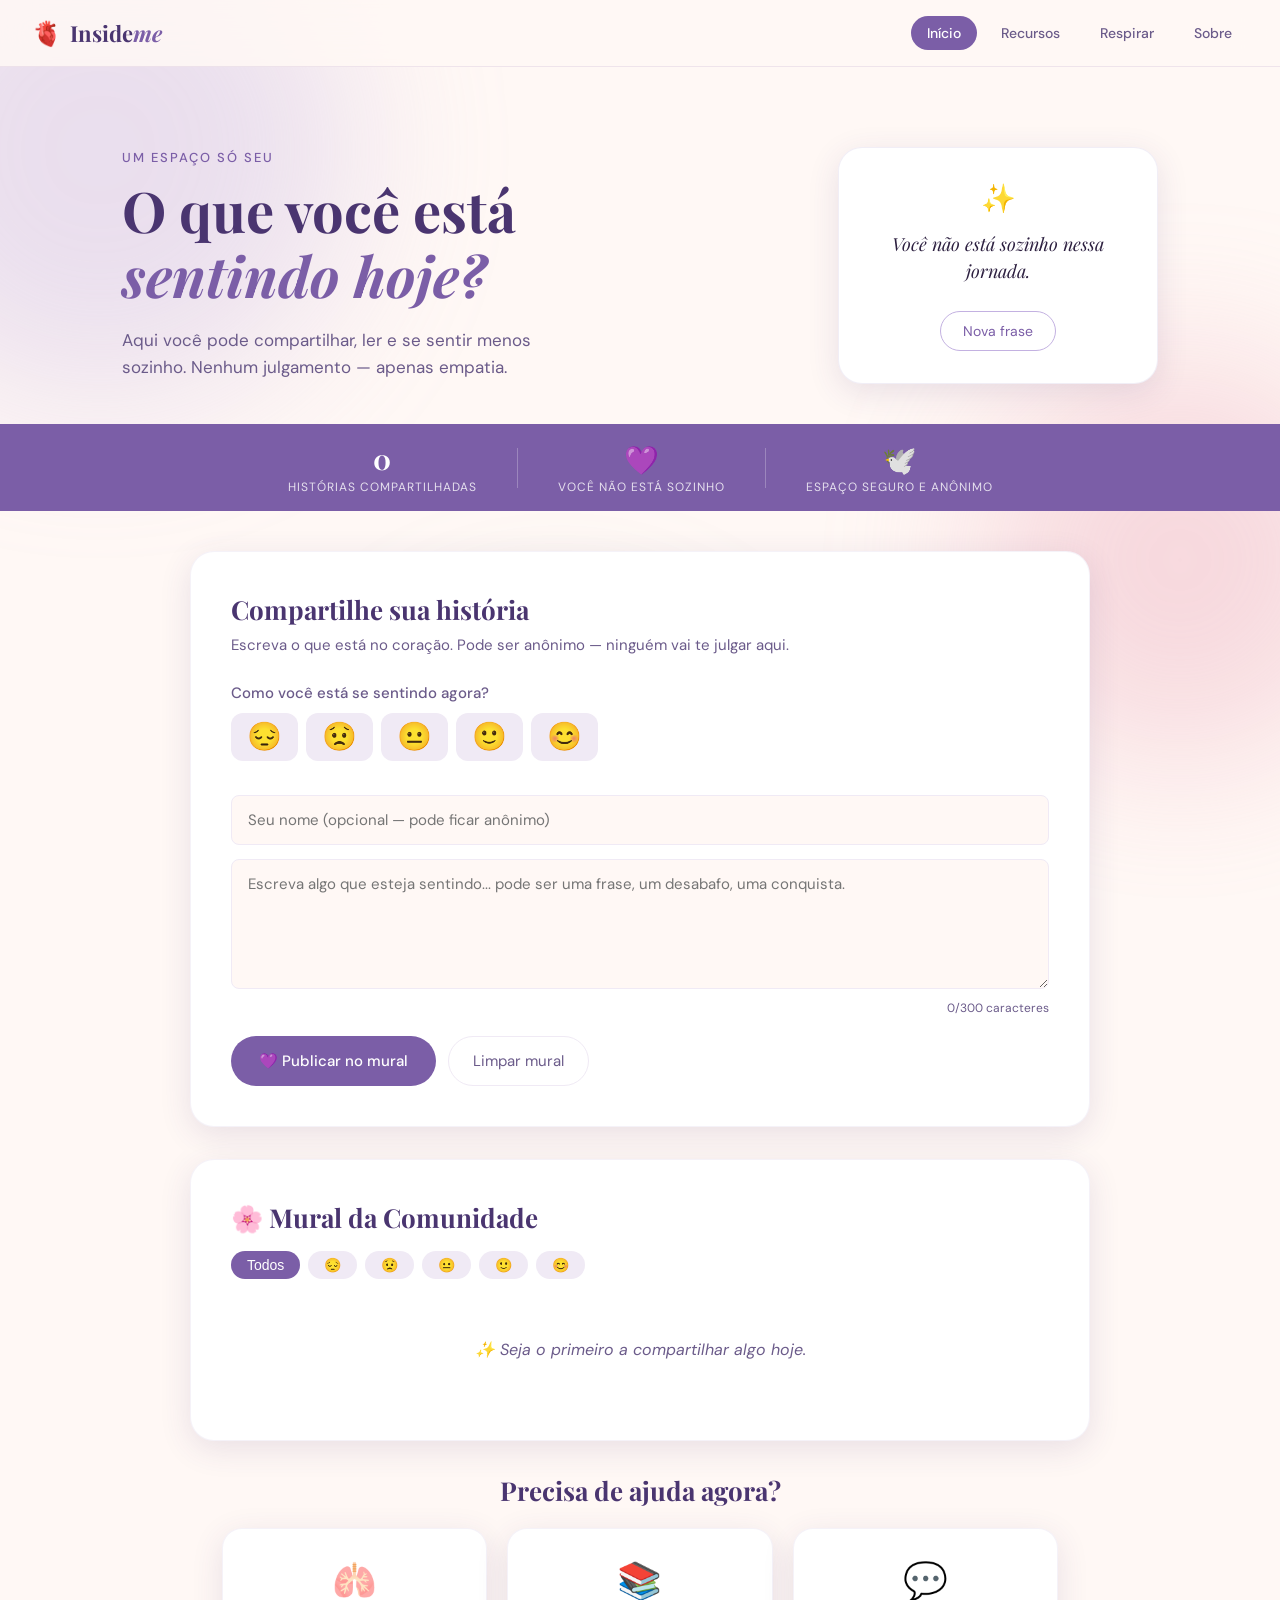
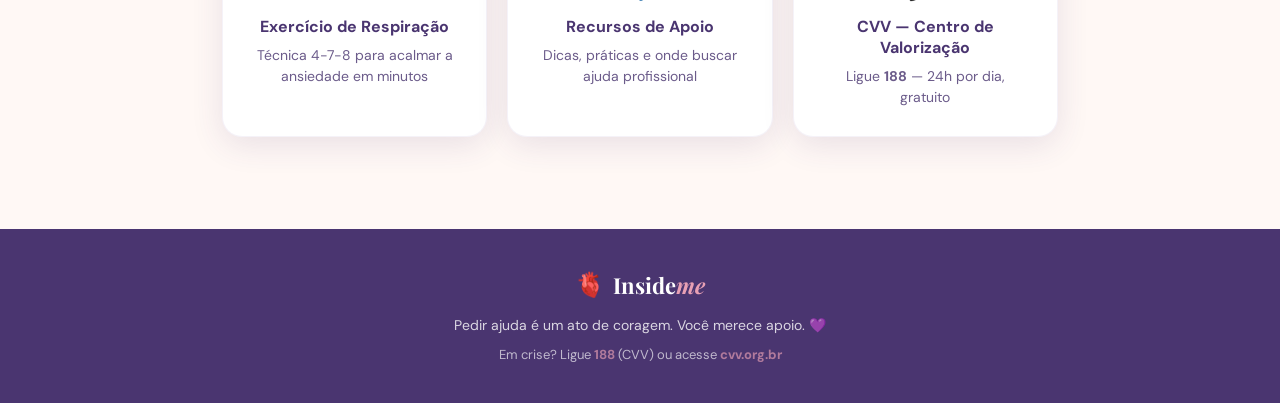
<file: index.html>
<!DOCTYPE html>
<html lang="pt-br">
<head>
  <meta charset="UTF-8">
  <meta name="viewport" content="width=device-width, initial-scale=1.0">
  <title>Inside-me · Espaço Seguro</title>
  <link rel="stylesheet" href="style.css">
  <link rel="preconnect" href="https://fonts.googleapis.com">
  <link href="https://fonts.googleapis.com/css2?family=Playfair+Display:ital,wght@0,400;0,700;1,400&family=DM+Sans:wght@300;400;500&display=swap" rel="stylesheet">
</head>
<body>

  <!-- Fundo animado -->
  <div class="bg-orbs">
    <div class="orb orb1"></div>
    <div class="orb orb2"></div>
    <div class="orb orb3"></div>
  </div>

  <header>
    <div class="logo">
      <span class="logo-icon">🫀</span>
      <span class="logo-text">Inside<em>me</em></span>
    </div>
    <nav>
      <a href="index.html" class="active">Início</a>
      <a href="recursos.html">Recursos</a>
      <a href="respirar.html">Respirar</a>
      <a href="sobre.html">Sobre</a>
    </nav>
    <button class="nav-toggle" onclick="toggleMenu()">☰</button>
  </header>

  <main>

    <!-- Hero -->
    <section class="hero">
      <div class="hero-text">
        <p class="hero-label">Um espaço só seu</p>
        <h1>O que você está <br><em>sentindo hoje?</em></h1>
        <p class="hero-sub">Aqui você pode compartilhar, ler e se sentir menos sozinho. Nenhum julgamento — apenas empatia.</p>
      </div>
      <div class="frase-card" id="fraseCard">
        <span class="frase-icone">✨</span>
        <p id="frase"></p>
        <button class="btn-secondary" onclick="novaFrase()">Nova frase</button>
      </div>
    </section>

    <!-- Stats bar -->
    <div class="stats-bar">
      <div class="stat-item">
        <span class="stat-num" id="contador">0</span>
        <span class="stat-label">histórias compartilhadas</span>
      </div>
      <div class="stat-divider"></div>
      <div class="stat-item">
        <span class="stat-num">💜</span>
        <span class="stat-label">você não está sozinho</span>
      </div>
      <div class="stat-divider"></div>
      <div class="stat-item">
        <span class="stat-num">🕊️</span>
        <span class="stat-label">espaço seguro e anônimo</span>
      </div>
    </div>

    <!-- Formulário -->
    <section class="container form-section">
      <div class="form-header">
        <h2>Compartilhe sua história</h2>
        <p>Escreva o que está no coração. Pode ser anônimo — ninguém vai te julgar aqui.</p>
      </div>

      <div class="humor-selector">
        <p class="humor-label">Como você está se sentindo agora?</p>
        <div class="humores">
          <button class="humor-btn" onclick="selecionarHumor(this, '😔')" title="Triste">😔</button>
          <button class="humor-btn" onclick="selecionarHumor(this, '😟')" title="Ansioso">😟</button>
          <button class="humor-btn" onclick="selecionarHumor(this, '😐')" title="Neutro">😐</button>
          <button class="humor-btn" onclick="selecionarHumor(this, '🙂')" title="Bem">🙂</button>
          <button class="humor-btn" onclick="selecionarHumor(this, '😊')" title="Ótimo">😊</button>
        </div>
      </div>

      <input id="nome" placeholder="Seu nome (opcional — pode ficar anônimo)" autocomplete="off">
      <textarea id="mensagem" placeholder="Escreva algo que esteja sentindo... pode ser uma frase, um desabafo, uma conquista." rows="5"></textarea>

      <div class="char-count"><span id="charNum">0</span>/300 caracteres</div>

      <div class="form-actions">
        <button class="btn-primary" onclick="enviarMensagem()">💜 Publicar no mural</button>
        <button class="btn-ghost" onclick="limparMural()">Limpar mural</button>
      </div>

      <div id="feedback" class="feedback hidden"></div>
    </section>

    <!-- Mural -->
    <section class="container mural-section">
      <div class="mural-header">
        <h2>🌸 Mural da Comunidade</h2>
        <div class="filtros">
          <button class="filtro-btn active" onclick="filtrarHumor(this, 'todos')">Todos</button>
          <button class="filtro-btn" onclick="filtrarHumor(this, '😔')">😔</button>
          <button class="filtro-btn" onclick="filtrarHumor(this, '😟')">😟</button>
          <button class="filtro-btn" onclick="filtrarHumor(this, '😐')">😐</button>
          <button class="filtro-btn" onclick="filtrarHumor(this, '🙂')">🙂</button>
          <button class="filtro-btn" onclick="filtrarHumor(this, '😊')">😊</button>
        </div>
      </div>
      <div class="posts" id="mural">
        <div class="empty-state">
          <p>✨ Seja o primeiro a compartilhar algo hoje.</p>
        </div>
      </div>
    </section>

    <!-- Recursos rápidos -->
    <section class="recursos-rapidos">
      <h2>Precisa de ajuda agora?</h2>
      <div class="cards-grid">
        <a href="respirar.html" class="card-recurso">
          <span>🫁</span>
          <h3>Exercício de Respiração</h3>
          <p>Técnica 4-7-8 para acalmar a ansiedade em minutos</p>
        </a>
        <a href="recursos.html" class="card-recurso">
          <span>📚</span>
          <h3>Recursos de Apoio</h3>
          <p>Dicas, práticas e onde buscar ajuda profissional</p>
        </a>
        <a href="sobre.html" class="card-recurso">
          <span>💬</span>
          <h3>CVV — Centro de Valorização</h3>
          <p>Ligue <strong>188</strong> — 24h por dia, gratuito</p>
        </a>
      </div>
    </section>

  </main>

  <footer>
    <div class="footer-inner">
      <div class="footer-brand">
        <span class="logo-icon">🫀</span>
        <span class="logo-text">Inside<em>me</em></span>
      </div>
      <p>Pedir ajuda é um ato de coragem. Você merece apoio. 💜</p>
      <p class="footer-cvv">Em crise? Ligue <strong>188</strong> (CVV) ou acesse <strong>cvv.org.br</strong></p>
    </div>
  </footer>

  <script src="script.js"></script>
</body>
</html>
</file>
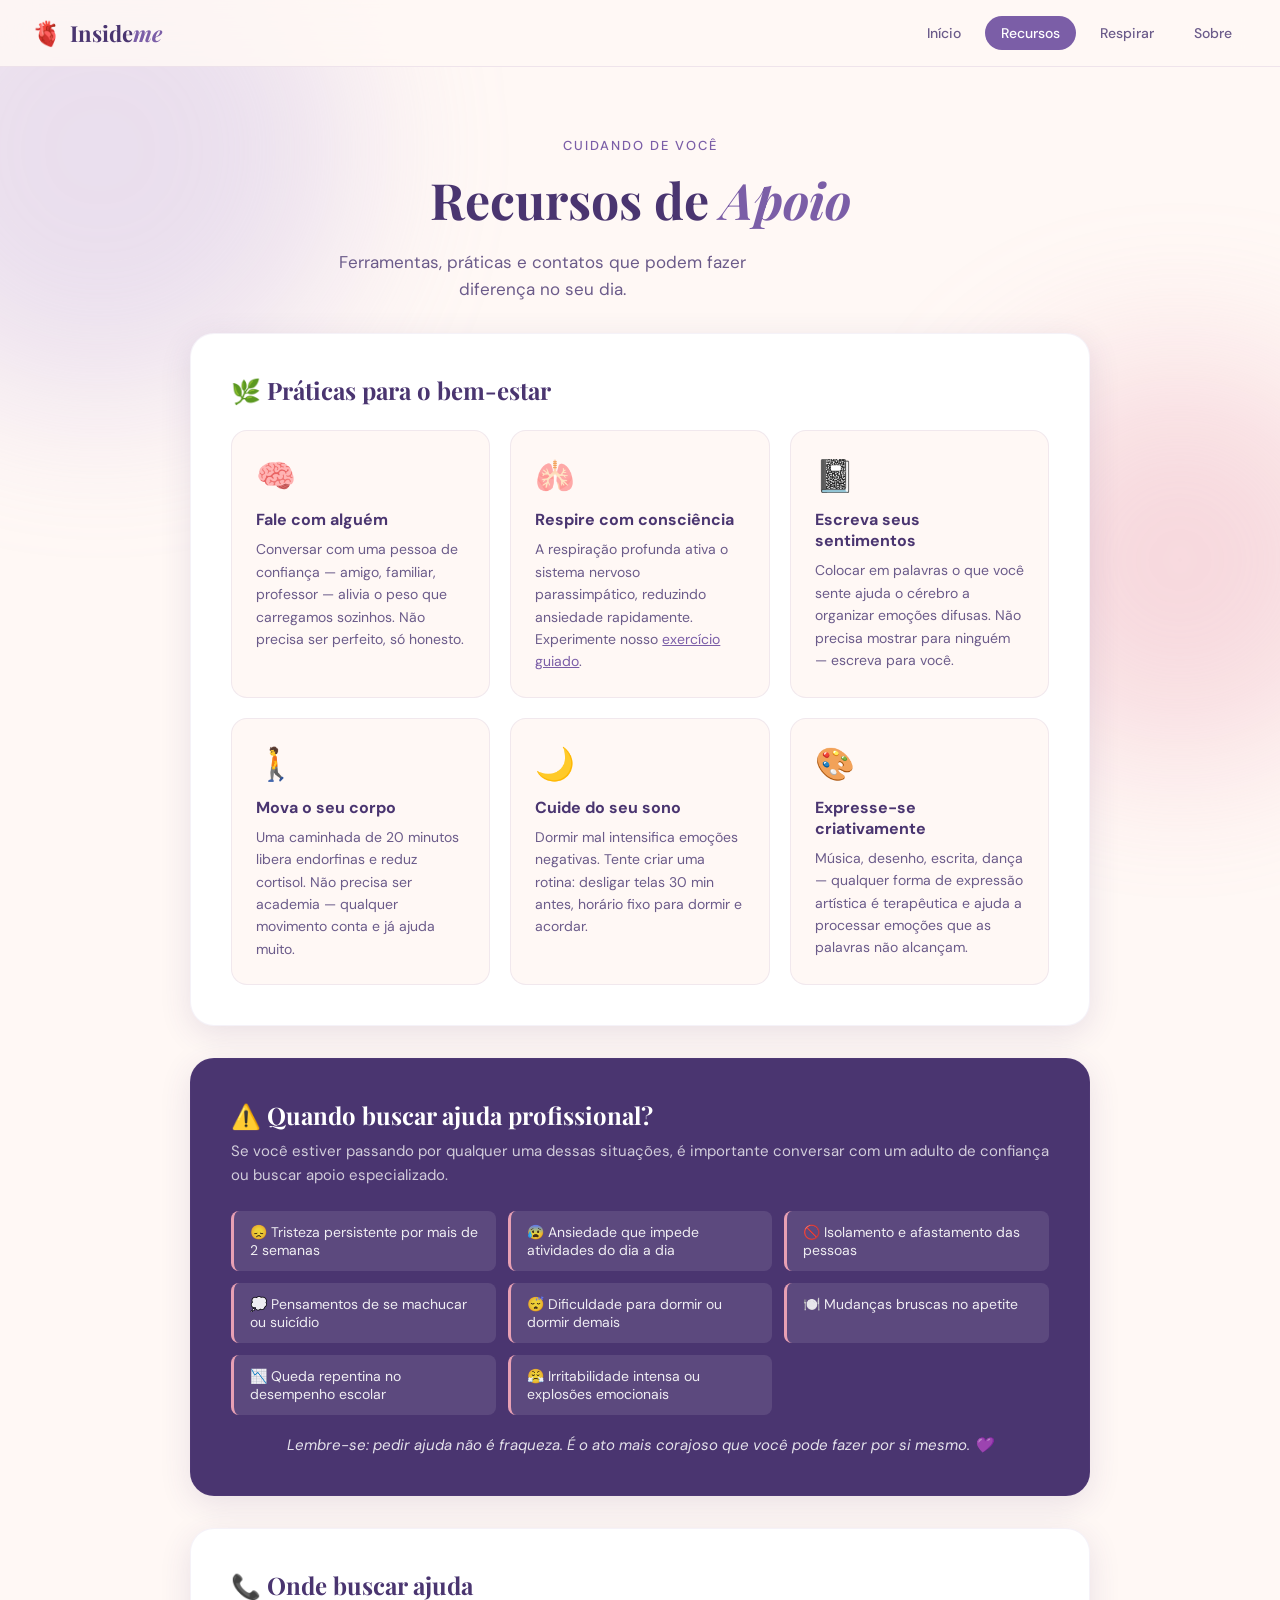
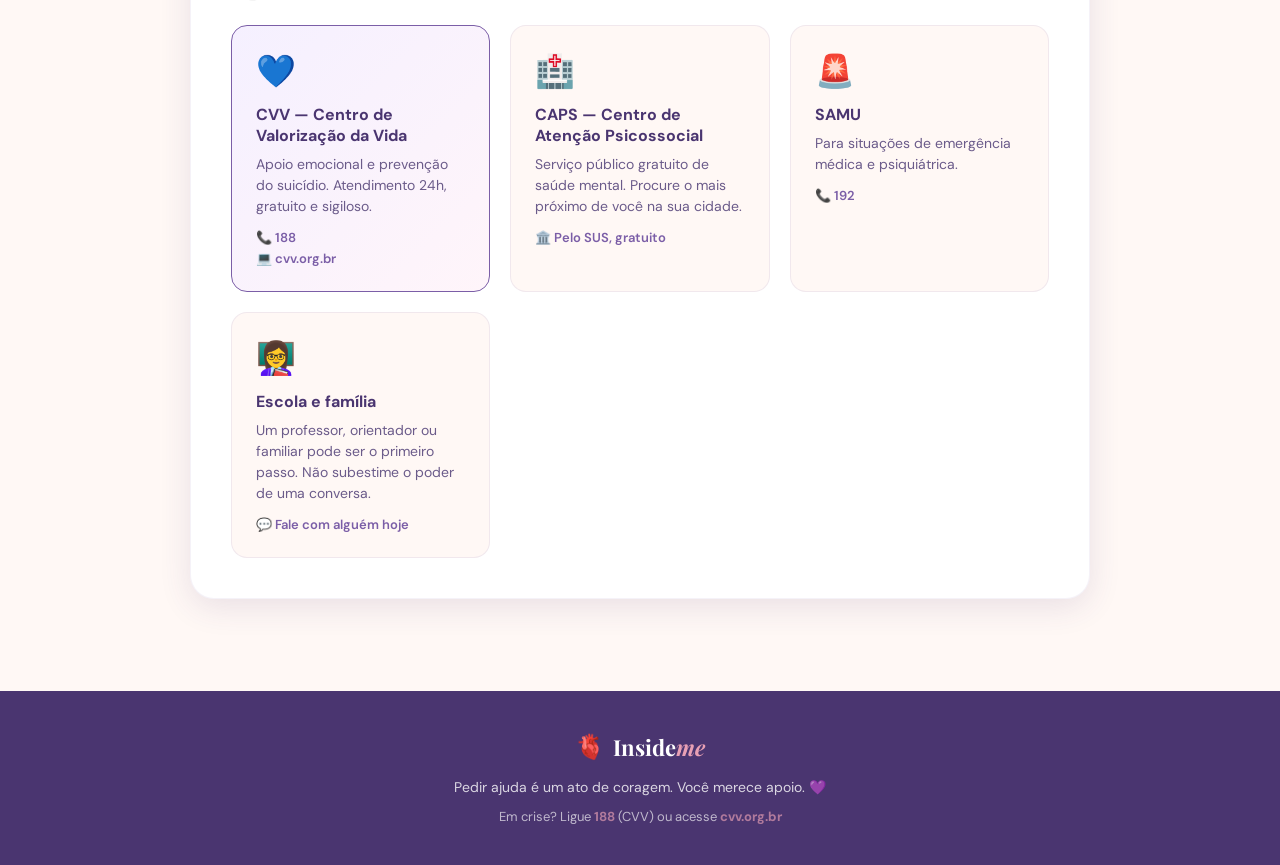
<file: recursos.html>
<!DOCTYPE html>
<html lang="pt-br">
<head>
  <meta charset="UTF-8">
  <meta name="viewport" content="width=device-width, initial-scale=1.0">
  <title>Recursos · Inside-me</title>
  <link rel="stylesheet" href="style.css">
  <link rel="preconnect" href="https://fonts.googleapis.com">
  <link href="https://fonts.googleapis.com/css2?family=Playfair+Display:ital,wght@0,400;0,700;1,400&family=DM+Sans:wght@300;400;500&display=swap" rel="stylesheet">
</head>
<body>

  <div class="bg-orbs">
    <div class="orb orb1"></div>
    <div class="orb orb2"></div>
    <div class="orb orb3"></div>
  </div>

  <header>
    <div class="logo">
      <span class="logo-icon">🫀</span>
      <span class="logo-text">Inside<em>me</em></span>
    </div>
    <nav>
      <a href="index.html">Início</a>
      <a href="recursos.html" class="active">Recursos</a>
      <a href="respirar.html">Respirar</a>
      <a href="sobre.html">Sobre</a>
    </nav>
    <button class="nav-toggle" onclick="toggleMenu()">☰</button>
  </header>

  <main>

    <section class="page-hero">
      <p class="hero-label">Cuidando de você</p>
      <h1>Recursos de <em>Apoio</em></h1>
      <p class="hero-sub">Ferramentas, práticas e contatos que podem fazer diferença no seu dia.</p>
    </section>

    <!-- Dicas práticas -->
    <section class="container">
      <h2 class="section-title">🌿 Práticas para o bem-estar</h2>
      <div class="dicas-grid">

        <div class="dica-card">
          <div class="dica-icone">🧠</div>
          <h3>Fale com alguém</h3>
          <p>Conversar com uma pessoa de confiança — amigo, familiar, professor — alivia o peso que carregamos sozinhos. Não precisa ser perfeito, só honesto.</p>
        </div>

        <div class="dica-card">
          <div class="dica-icone">🫁</div>
          <h3>Respire com consciência</h3>
          <p>A respiração profunda ativa o sistema nervoso parassimpático, reduzindo ansiedade rapidamente. Experimente nosso <a href="respirar.html">exercício guiado</a>.</p>
        </div>

        <div class="dica-card">
          <div class="dica-icone">📓</div>
          <h3>Escreva seus sentimentos</h3>
          <p>Colocar em palavras o que você sente ajuda o cérebro a organizar emoções difusas. Não precisa mostrar para ninguém — escreva para você.</p>
        </div>

        <div class="dica-card">
          <div class="dica-icone">🚶</div>
          <h3>Mova o seu corpo</h3>
          <p>Uma caminhada de 20 minutos libera endorfinas e reduz cortisol. Não precisa ser academia — qualquer movimento conta e já ajuda muito.</p>
        </div>

        <div class="dica-card">
          <div class="dica-icone">🌙</div>
          <h3>Cuide do seu sono</h3>
          <p>Dormir mal intensifica emoções negativas. Tente criar uma rotina: desligar telas 30 min antes, horário fixo para dormir e acordar.</p>
        </div>

        <div class="dica-card">
          <div class="dica-icone">🎨</div>
          <h3>Expresse-se criativamente</h3>
          <p>Música, desenho, escrita, dança — qualquer forma de expressão artística é terapêutica e ajuda a processar emoções que as palavras não alcançam.</p>
        </div>

      </div>
    </section>

    <!-- Sinais de alerta -->
    <section class="container container-dark">
      <h2 class="section-title">⚠️ Quando buscar ajuda profissional?</h2>
      <p class="section-sub">Se você estiver passando por qualquer uma dessas situações, é importante conversar com um adulto de confiança ou buscar apoio especializado.</p>
      <div class="alertas-lista">
        <div class="alerta-item">😞 Tristeza persistente por mais de 2 semanas</div>
        <div class="alerta-item">😰 Ansiedade que impede atividades do dia a dia</div>
        <div class="alerta-item">🚫 Isolamento e afastamento das pessoas</div>
        <div class="alerta-item">💭 Pensamentos de se machucar ou suicídio</div>
        <div class="alerta-item">😴 Dificuldade para dormir ou dormir demais</div>
        <div class="alerta-item">🍽️ Mudanças bruscas no apetite</div>
        <div class="alerta-item">📉 Queda repentina no desempenho escolar</div>
        <div class="alerta-item">😤 Irritabilidade intensa ou explosões emocionais</div>
      </div>
      <p class="alerta-lembrete">Lembre-se: pedir ajuda não é fraqueza. É o ato mais corajoso que você pode fazer por si mesmo. 💜</p>
    </section>

    <!-- Contatos de ajuda -->
    <section class="container">
      <h2 class="section-title">📞 Onde buscar ajuda</h2>
      <div class="contatos-grid">

        <div class="contato-card destaque">
          <div class="contato-icone">💙</div>
          <h3>CVV — Centro de Valorização da Vida</h3>
          <p>Apoio emocional e prevenção do suicídio. Atendimento 24h, gratuito e sigiloso.</p>
          <div class="contato-info">
            <span>📞 188</span>
            <span>💻 cvv.org.br</span>
          </div>
        </div>

        <div class="contato-card">
          <div class="contato-icone">🏥</div>
          <h3>CAPS — Centro de Atenção Psicossocial</h3>
          <p>Serviço público gratuito de saúde mental. Procure o mais próximo de você na sua cidade.</p>
          <div class="contato-info">
            <span>🏛️ Pelo SUS, gratuito</span>
          </div>
        </div>

        <div class="contato-card">
          <div class="contato-icone">🚨</div>
          <h3>SAMU</h3>
          <p>Para situações de emergência médica e psiquiátrica.</p>
          <div class="contato-info">
            <span>📞 192</span>
          </div>
        </div>

        <div class="contato-card">
          <div class="contato-icone">👩‍🏫</div>
          <h3>Escola e família</h3>
          <p>Um professor, orientador ou familiar pode ser o primeiro passo. Não subestime o poder de uma conversa.</p>
          <div class="contato-info">
            <span>💬 Fale com alguém hoje</span>
          </div>
        </div>

      </div>
    </section>

  </main>

  <footer>
    <div class="footer-inner">
      <div class="footer-brand">
        <span class="logo-icon">🫀</span>
        <span class="logo-text">Inside<em>me</em></span>
      </div>
      <p>Pedir ajuda é um ato de coragem. Você merece apoio. 💜</p>
      <p class="footer-cvv">Em crise? Ligue <strong>188</strong> (CVV) ou acesse <strong>cvv.org.br</strong></p>
    </div>
  </footer>

  <script src="script.js"></script>
</body>
</html>
</file>
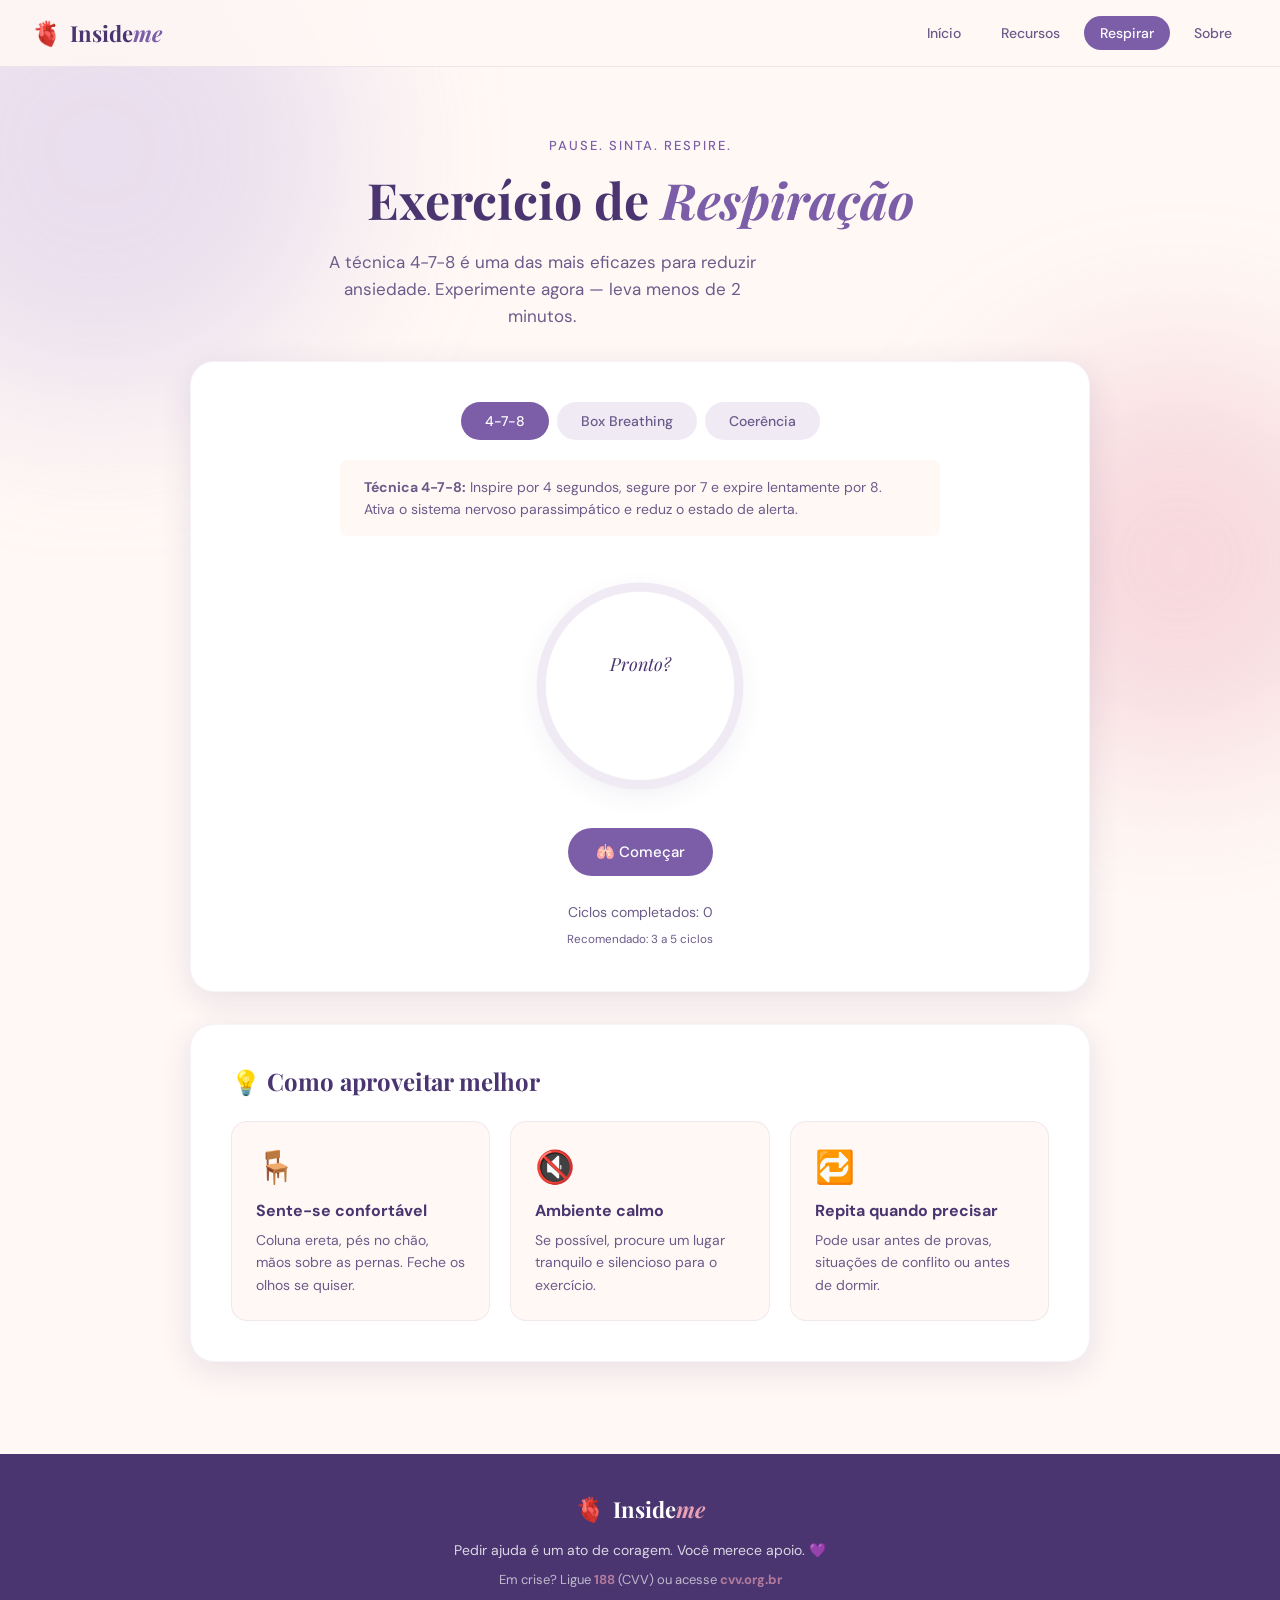
<file: respirar.html>
<!DOCTYPE html>
<html lang="pt-br">
<head>
  <meta charset="UTF-8">
  <meta name="viewport" content="width=device-width, initial-scale=1.0">
  <title>Respirar · Inside-me</title>
  <link rel="stylesheet" href="style.css">
  <link rel="preconnect" href="https://fonts.googleapis.com">
  <link href="https://fonts.googleapis.com/css2?family=Playfair+Display:ital,wght@0,400;0,700;1,400&family=DM+Sans:wght@300;400;500&display=swap" rel="stylesheet">
</head>
<body class="respirar-page">

  <div class="bg-orbs respirar-orbs">
    <div class="orb orb1"></div>
    <div class="orb orb2"></div>
    <div class="orb orb3"></div>
  </div>

  <header>
    <div class="logo">
      <span class="logo-icon">🫀</span>
      <span class="logo-text">Inside<em>me</em></span>
    </div>
    <nav>
      <a href="index.html">Início</a>
      <a href="recursos.html">Recursos</a>
      <a href="respirar.html" class="active">Respirar</a>
      <a href="sobre.html">Sobre</a>
    </nav>
    <button class="nav-toggle" onclick="toggleMenu()">☰</button>
  </header>

  <main>

    <section class="page-hero">
      <p class="hero-label">Pause. Sinta. Respire.</p>
      <h1>Exercício de <em>Respiração</em></h1>
      <p class="hero-sub">A técnica 4-7-8 é uma das mais eficazes para reduzir ansiedade. Experimente agora — leva menos de 2 minutos.</p>
    </section>

    <section class="container respirar-container">

      <div class="tecnicas-selector">
        <button class="tecnica-btn active" onclick="selecionarTecnica(this, '478')">4-7-8</button>
        <button class="tecnica-btn" onclick="selecionarTecnica(this, 'box')">Box Breathing</button>
        <button class="tecnica-btn" onclick="selecionarTecnica(this, '365')">Coerência</button>
      </div>

      <div class="tecnica-descricao" id="tecnicaDesc">
        <strong>Técnica 4-7-8:</strong> Inspire por 4 segundos, segure por 7 e expire lentamente por 8. Ativa o sistema nervoso parassimpático e reduz o estado de alerta.
      </div>

      <!-- Círculo de respiração -->
      <div class="respirar-centro">
        <div class="circulo-container">
          <div class="circulo-externo">
            <div class="circulo-interno" id="circulo">
              <span id="respirarTexto">Pronto?</span>
              <span id="respirarCont" class="respirar-count"></span>
            </div>
          </div>
          <svg class="progresso-svg" viewBox="0 0 200 200">
            <circle class="progresso-track" cx="100" cy="100" r="90"/>
            <circle class="progresso-bar" id="progressoBar" cx="100" cy="100" r="90"
              stroke-dasharray="565" stroke-dashoffset="565"/>
          </svg>
        </div>
      </div>

      <div class="respirar-controles">
        <button class="btn-primary" id="btnIniciar" onclick="iniciarRespiracao()">🫁 Começar</button>
        <button class="btn-ghost hidden" id="btnParar" onclick="pararRespiracao()">Pausar</button>
      </div>

      <div class="ciclos-info">
        Ciclos completados: <span id="ciclosNum">0</span>
        <br><small>Recomendado: 3 a 5 ciclos</small>
      </div>

    </section>

    <!-- Dicas -->
    <section class="container">
      <h2 class="section-title">💡 Como aproveitar melhor</h2>
      <div class="dicas-grid dicas-simples">
        <div class="dica-card">
          <div class="dica-icone">🪑</div>
          <h3>Sente-se confortável</h3>
          <p>Coluna ereta, pés no chão, mãos sobre as pernas. Feche os olhos se quiser.</p>
        </div>
        <div class="dica-card">
          <div class="dica-icone">🔇</div>
          <h3>Ambiente calmo</h3>
          <p>Se possível, procure um lugar tranquilo e silencioso para o exercício.</p>
        </div>
        <div class="dica-card">
          <div class="dica-icone">🔁</div>
          <h3>Repita quando precisar</h3>
          <p>Pode usar antes de provas, situações de conflito ou antes de dormir.</p>
        </div>
      </div>
    </section>

  </main>

  <footer>
    <div class="footer-inner">
      <div class="footer-brand">
        <span class="logo-icon">🫀</span>
        <span class="logo-text">Inside<em>me</em></span>
      </div>
      <p>Pedir ajuda é um ato de coragem. Você merece apoio. 💜</p>
      <p class="footer-cvv">Em crise? Ligue <strong>188</strong> (CVV) ou acesse <strong>cvv.org.br</strong></p>
    </div>
  </footer>

  <script src="script.js"></script>
</body>
</html>
</file>
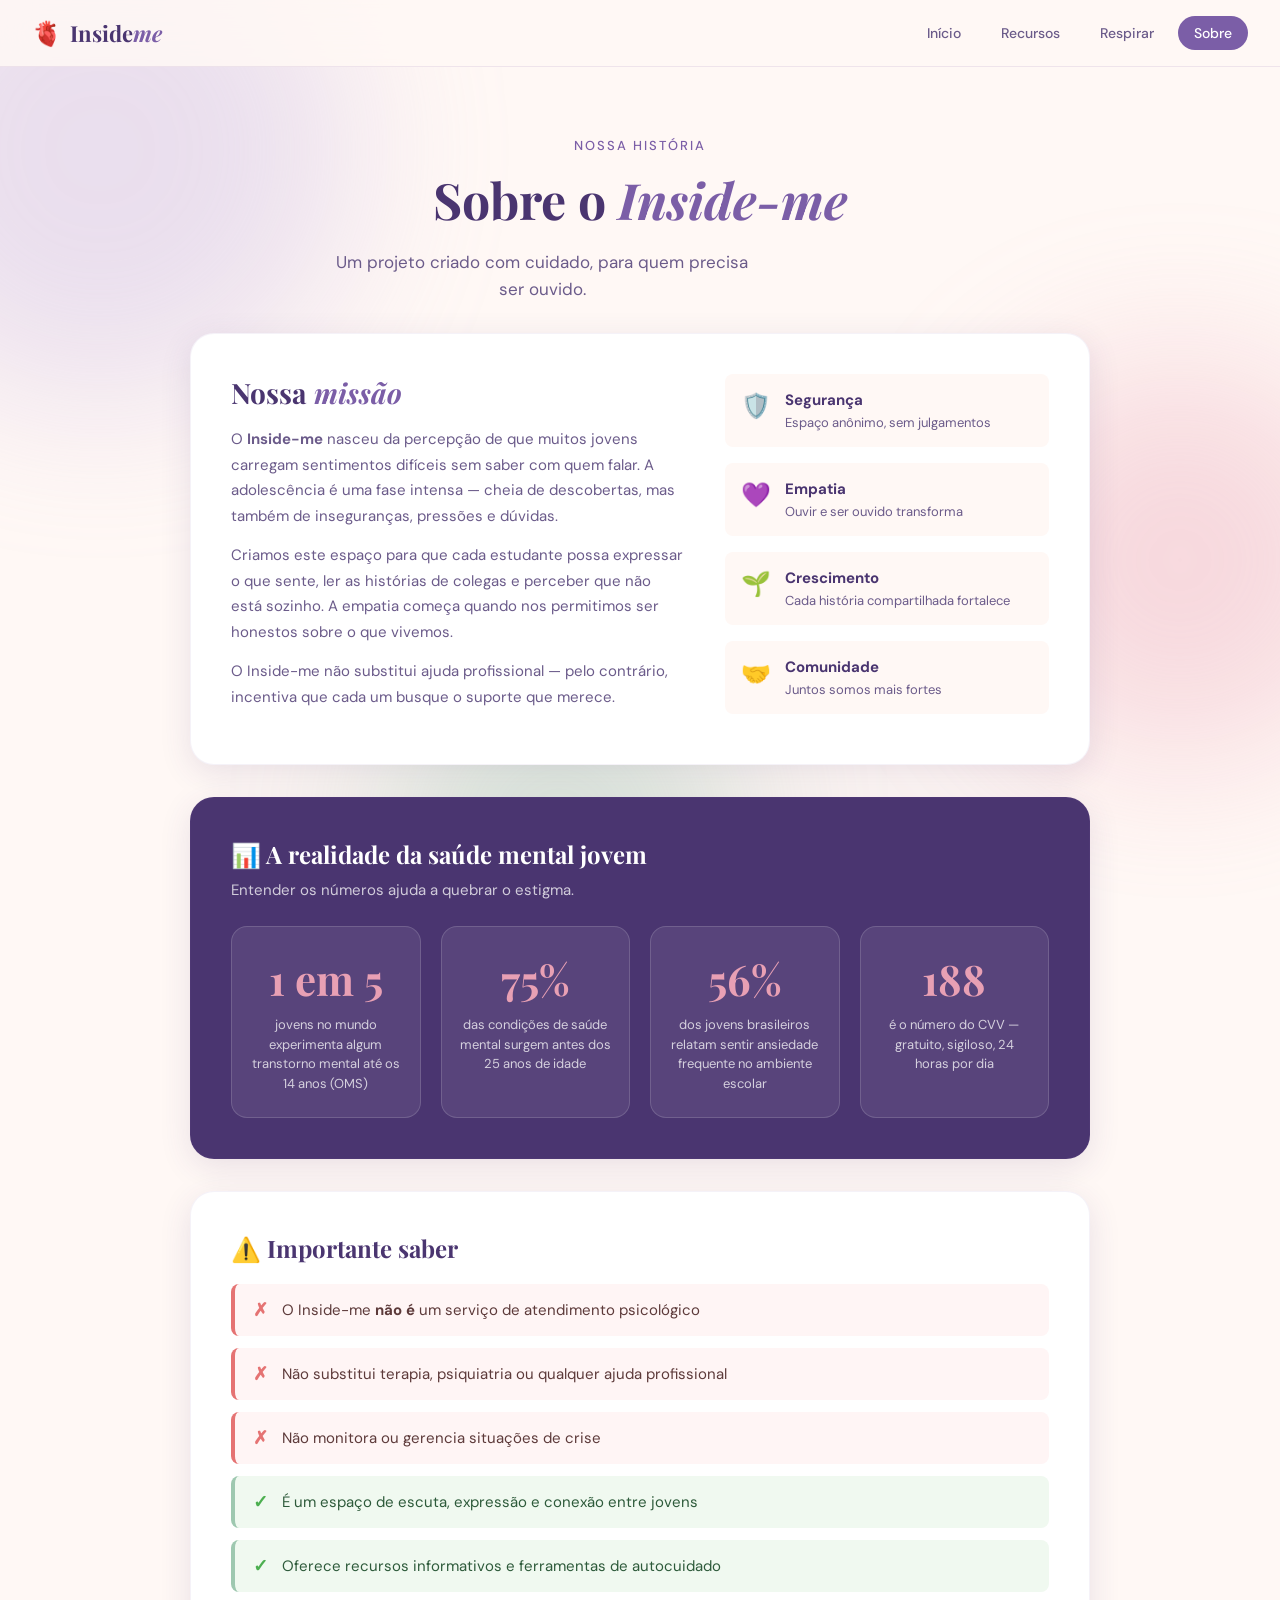
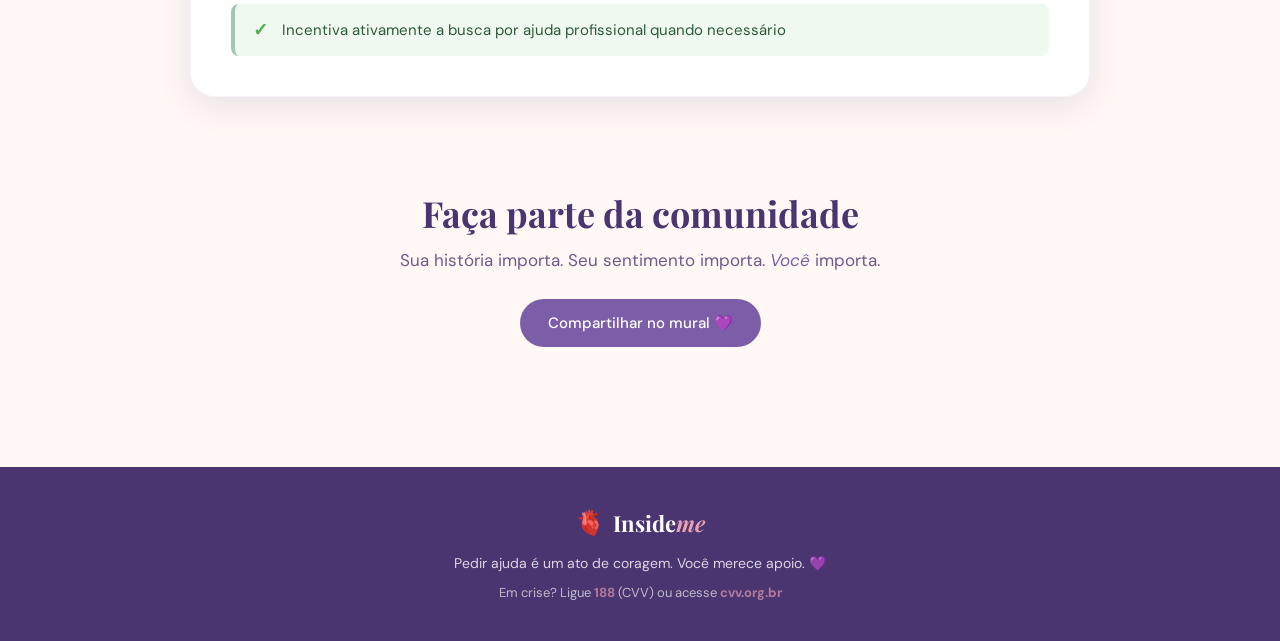
<file: sobre.html>
<!DOCTYPE html>
<html lang="pt-br">
<head>
  <meta charset="UTF-8">
  <meta name="viewport" content="width=device-width, initial-scale=1.0">
  <title>Sobre · Inside-me</title>
  <link rel="stylesheet" href="style.css">
  <link rel="preconnect" href="https://fonts.googleapis.com">
  <link href="https://fonts.googleapis.com/css2?family=Playfair+Display:ital,wght@0,400;0,700;1,400&family=DM+Sans:wght@300;400;500&display=swap" rel="stylesheet">
</head>
<body>

  <div class="bg-orbs">
    <div class="orb orb1"></div>
    <div class="orb orb2"></div>
    <div class="orb orb3"></div>
  </div>

  <header>
    <div class="logo">
      <span class="logo-icon">🫀</span>
      <span class="logo-text">Inside<em>me</em></span>
    </div>
    <nav>
      <a href="index.html">Início</a>
      <a href="recursos.html">Recursos</a>
      <a href="respirar.html">Respirar</a>
      <a href="sobre.html" class="active">Sobre</a>
    </nav>
    <button class="nav-toggle" onclick="toggleMenu()">☰</button>
  </header>

  <main>

    <section class="page-hero">
      <p class="hero-label">Nossa história</p>
      <h1>Sobre o <em>Inside-me</em></h1>
      <p class="hero-sub">Um projeto criado com cuidado, para quem precisa ser ouvido.</p>
    </section>

    <!-- Missão -->
    <section class="container sobre-missao">
      <div class="missao-texto">
        <h2>Nossa <em>missão</em></h2>
        <p>O <strong>Inside-me</strong> nasceu da percepção de que muitos jovens carregam sentimentos difíceis sem saber com quem falar. A adolescência é uma fase intensa — cheia de descobertas, mas também de inseguranças, pressões e dúvidas.</p>
        <p>Criamos este espaço para que cada estudante possa expressar o que sente, ler as histórias de colegas e perceber que não está sozinho. A empatia começa quando nos permitimos ser honestos sobre o que vivemos.</p>
        <p>O Inside-me não substitui ajuda profissional — pelo contrário, incentiva que cada um busque o suporte que merece.</p>
      </div>
      <div class="missao-valores">
        <div class="valor-item">
          <span>🛡️</span>
          <div>
            <h4>Segurança</h4>
            <p>Espaço anônimo, sem julgamentos</p>
          </div>
        </div>
        <div class="valor-item">
          <span>💜</span>
          <div>
            <h4>Empatia</h4>
            <p>Ouvir e ser ouvido transforma</p>
          </div>
        </div>
        <div class="valor-item">
          <span>🌱</span>
          <div>
            <h4>Crescimento</h4>
            <p>Cada história compartilhada fortalece</p>
          </div>
        </div>
        <div class="valor-item">
          <span>🤝</span>
          <div>
            <h4>Comunidade</h4>
            <p>Juntos somos mais fortes</p>
          </div>
        </div>
      </div>
    </section>

    <!-- Dados sobre saúde mental -->
    <section class="container container-dark">
      <h2 class="section-title">📊 A realidade da saúde mental jovem</h2>
      <p class="section-sub">Entender os números ajuda a quebrar o estigma.</p>
      <div class="dados-grid">
        <div class="dado-card">
          <div class="dado-num">1 em 5</div>
          <p>jovens no mundo experimenta algum transtorno mental até os 14 anos (OMS)</p>
        </div>
        <div class="dado-card">
          <div class="dado-num">75%</div>
          <p>das condições de saúde mental surgem antes dos 25 anos de idade</p>
        </div>
        <div class="dado-card">
          <div class="dado-num">56%</div>
          <p>dos jovens brasileiros relatam sentir ansiedade frequente no ambiente escolar</p>
        </div>
        <div class="dado-card">
          <div class="dado-num">188</div>
          <p>é o número do CVV — gratuito, sigiloso, 24 horas por dia</p>
        </div>
      </div>
    </section>

    <!-- O que este projeto não é -->
    <section class="container">
      <h2 class="section-title">⚠️ Importante saber</h2>
      <div class="importante-lista">
        <div class="importante-item nao">
          <span>✗</span>
          <p>O Inside-me <strong>não é</strong> um serviço de atendimento psicológico</p>
        </div>
        <div class="importante-item nao">
          <span>✗</span>
          <p>Não substitui terapia, psiquiatria ou qualquer ajuda profissional</p>
        </div>
        <div class="importante-item nao">
          <span>✗</span>
          <p>Não monitora ou gerencia situações de crise</p>
        </div>
        <div class="importante-item sim">
          <span>✓</span>
          <p>É um espaço de escuta, expressão e conexão entre jovens</p>
        </div>
        <div class="importante-item sim">
          <span>✓</span>
          <p>Oferece recursos informativos e ferramentas de autocuidado</p>
        </div>
        <div class="importante-item sim">
          <span>✓</span>
          <p>Incentiva ativamente a busca por ajuda profissional quando necessário</p>
        </div>
      </div>
    </section>

    <!-- CTA -->
    <section class="cta-section">
      <h2>Faça parte da comunidade</h2>
      <p>Sua história importa. Seu sentimento importa. <em>Você</em> importa.</p>
      <a href="index.html" class="btn-primary">Compartilhar no mural 💜</a>
    </section>

  </main>

  <footer>
    <div class="footer-inner">
      <div class="footer-brand">
        <span class="logo-icon">🫀</span>
        <span class="logo-text">Inside<em>me</em></span>
      </div>
      <p>Pedir ajuda é um ato de coragem. Você merece apoio. 💜</p>
      <p class="footer-cvv">Em crise? Ligue <strong>188</strong> (CVV) ou acesse <strong>cvv.org.br</strong></p>
    </div>
  </footer>

  <script src="script.js"></script>
</body>
</html>
</file>
<file: style.css>
/* =============================================
   INSIDE-ME · Espaço Seguro
   Design: Acolhedor, editorial, orgânico-moderno
   ============================================= */

@import url('https://fonts.googleapis.com/css2?family=Playfair+Display:ital,wght@0,400;0,700;1,400&family=DM+Sans:wght@300;400;500&display=swap');

/* ── Variáveis ── */
:root {
  --rosa:      #E8A0B4;
  --roxo:      #7B5EA7;
  --roxo-esc:  #4A3570;
  --lilac:     #C3B1E1;
  --creme:     #FFF8F5;
  --cinza:     #F0EAF5;
  --texto:     #2D2040;
  --texto-sub: #6B5B8A;
  --verde-suave: #9EC8B0;
  --branco:    #FFFFFF;
  --sombra:    0 8px 32px rgba(74,53,112,0.12);
  --radius:    16px;
  --radius-sm: 8px;
}

/* ── Reset ── */
*, *::before, *::after { box-sizing: border-box; margin: 0; padding: 0; }
html { scroll-behavior: smooth; }

body {
  font-family: 'DM Sans', sans-serif;
  background: var(--creme);
  color: var(--texto);
  min-height: 100vh;
  overflow-x: hidden;
}

/* ── Fundo animado ── */
.bg-orbs {
  position: fixed;
  inset: 0;
  z-index: 0;
  pointer-events: none;
  overflow: hidden;
}

.orb {
  position: absolute;
  border-radius: 50%;
  filter: blur(80px);
  opacity: 0.35;
  animation: flutuar 12s ease-in-out infinite alternate;
}

.orb1 {
  width: 500px; height: 500px;
  background: var(--lilac);
  top: -100px; left: -150px;
  animation-delay: 0s;
}

.orb2 {
  width: 400px; height: 400px;
  background: var(--rosa);
  top: 40%; right: -100px;
  animation-delay: -4s;
}

.orb3 {
  width: 350px; height: 350px;
  background: var(--verde-suave);
  bottom: -100px; left: 30%;
  animation-delay: -8s;
}

@keyframes flutuar {
  0%   { transform: translate(0, 0) scale(1); }
  100% { transform: translate(30px, 40px) scale(1.08); }
}

/* ── Header ── */
header {
  position: sticky;
  top: 0;
  z-index: 100;
  display: flex;
  align-items: center;
  justify-content: space-between;
  padding: 16px 32px;
  background: rgba(255,248,245,0.85);
  backdrop-filter: blur(16px);
  border-bottom: 1px solid rgba(123,94,167,0.12);
}

.logo {
  display: flex;
  align-items: center;
  gap: 8px;
  text-decoration: none;
}

.logo-icon { font-size: 24px; }

.logo-text {
  font-family: 'Playfair Display', serif;
  font-size: 22px;
  font-weight: 700;
  color: var(--roxo-esc);
}

.logo-text em {
  font-style: italic;
  color: var(--roxo);
}

nav {
  display: flex;
  gap: 8px;
}

nav a {
  font-size: 14px;
  font-weight: 500;
  color: var(--texto-sub);
  text-decoration: none;
  padding: 8px 16px;
  border-radius: 100px;
  transition: all .2s;
}

nav a:hover, nav a.active {
  background: var(--roxo);
  color: white;
}

.nav-toggle {
  display: none;
  background: none;
  border: 1px solid var(--lilac);
  color: var(--roxo);
  padding: 8px 12px;
  border-radius: var(--radius-sm);
  cursor: pointer;
  font-size: 18px;
}

/* ── Main layout ── */
main {
  position: relative;
  z-index: 1;
  padding-bottom: 60px;
}

/* ── Hero (index) ── */
.hero {
  display: flex;
  align-items: center;
  justify-content: space-between;
  gap: 40px;
  max-width: 1100px;
  margin: 0 auto;
  padding: 80px 32px 40px;
}

.hero-text { flex: 1; }

.hero-label {
  font-size: 13px;
  font-weight: 500;
  letter-spacing: 2px;
  text-transform: uppercase;
  color: var(--roxo);
  margin-bottom: 12px;
}

.hero-text h1 {
  font-family: 'Playfair Display', serif;
  font-size: clamp(36px, 5vw, 56px);
  line-height: 1.15;
  color: var(--roxo-esc);
  margin-bottom: 20px;
}

.hero-text h1 em {
  font-style: italic;
  color: var(--roxo);
}

.hero-sub {
  font-size: 17px;
  line-height: 1.6;
  color: var(--texto-sub);
  max-width: 440px;
}

.frase-card {
  flex: 0 0 320px;
  background: white;
  border-radius: 24px;
  padding: 32px;
  box-shadow: var(--sombra);
  text-align: center;
  border: 1px solid rgba(123,94,167,0.1);
  animation: entrar .6s ease both;
}

.frase-icone { font-size: 28px; display: block; margin-bottom: 14px; }

.frase-card p {
  font-family: 'Playfair Display', serif;
  font-size: 18px;
  font-style: italic;
  line-height: 1.5;
  color: var(--texto);
  margin-bottom: 20px;
  min-height: 60px;
}

/* ── Page hero (páginas internas) ── */
.page-hero {
  text-align: center;
  padding: 70px 32px 30px;
  max-width: 700px;
  margin: 0 auto;
}

.page-hero h1 {
  font-family: 'Playfair Display', serif;
  font-size: clamp(32px, 5vw, 50px);
  color: var(--roxo-esc);
  margin: 10px 0 16px;
}

.page-hero h1 em { font-style: italic; color: var(--roxo); }

/* ── Stats bar ── */
.stats-bar {
  display: flex;
  align-items: center;
  justify-content: center;
  gap: 0;
  background: var(--roxo);
  color: white;
  padding: 16px;
  margin: 0 0 40px;
  position: relative;
  z-index: 1;
}

.stat-item {
  display: flex;
  flex-direction: column;
  align-items: center;
  padding: 0 40px;
}

.stat-num {
  font-family: 'Playfair Display', serif;
  font-size: 28px;
  font-weight: 700;
}

.stat-label {
  font-size: 12px;
  opacity: 0.8;
  letter-spacing: 1px;
  text-transform: uppercase;
  margin-top: 2px;
}

.stat-divider {
  width: 1px;
  height: 40px;
  background: rgba(255,255,255,0.25);
}

/* ── Container cards ── */
.container {
  background: white;
  width: 90%;
  max-width: 900px;
  margin: 0 auto 32px;
  padding: 40px;
  border-radius: 24px;
  box-shadow: var(--sombra);
  border: 1px solid rgba(123,94,167,0.08);
  position: relative;
  z-index: 1;
}

.container-dark {
  background: var(--roxo-esc);
  color: white;
}

.container-dark .section-title { color: white; }
.container-dark .section-sub { color: rgba(255,255,255,0.75); }

/* ── Formulário ── */
.form-section .form-header {
  margin-bottom: 28px;
}

.form-section h2 {
  font-family: 'Playfair Display', serif;
  font-size: 26px;
  color: var(--roxo-esc);
  margin-bottom: 8px;
}

.form-section p {
  color: var(--texto-sub);
  font-size: 15px;
}

.humor-selector { margin: 20px 0; }

.humor-label {
  font-size: 14px;
  font-weight: 500;
  color: var(--texto-sub);
  margin-bottom: 10px;
}

.humores {
  display: flex;
  gap: 8px;
}

.humor-btn {
  font-size: 28px;
  background: var(--cinza);
  border: 2px solid transparent;
  border-radius: 12px;
  padding: 8px 14px;
  cursor: pointer;
  transition: all .2s;
  line-height: 1;
}

.humor-btn:hover { transform: scale(1.15); }
.humor-btn.selecionado { border-color: var(--roxo); background: var(--lilac); }

input, textarea {
  width: 100%;
  padding: 14px 16px;
  margin-top: 14px;
  border-radius: var(--radius-sm);
  border: 1.5px solid var(--cinza);
  font-family: 'DM Sans', sans-serif;
  font-size: 15px;
  color: var(--texto);
  background: var(--creme);
  transition: border-color .2s;
  resize: vertical;
}

input:focus, textarea:focus {
  outline: none;
  border-color: var(--roxo);
  background: white;
}

.char-count {
  text-align: right;
  font-size: 12px;
  color: var(--texto-sub);
  margin-top: 6px;
}

.form-actions {
  display: flex;
  gap: 12px;
  margin-top: 20px;
  flex-wrap: wrap;
}

/* ── Botões ── */
.btn-primary {
  background: var(--roxo);
  color: white;
  border: none;
  padding: 14px 28px;
  border-radius: 100px;
  font-family: 'DM Sans', sans-serif;
  font-size: 15px;
  font-weight: 500;
  cursor: pointer;
  transition: all .2s;
  text-decoration: none;
  display: inline-block;
}

.btn-primary:hover { background: var(--roxo-esc); transform: translateY(-2px); }

.btn-secondary {
  background: transparent;
  color: var(--roxo);
  border: 1.5px solid var(--lilac);
  padding: 10px 22px;
  border-radius: 100px;
  font-family: 'DM Sans', sans-serif;
  font-size: 14px;
  cursor: pointer;
  transition: all .2s;
}

.btn-secondary:hover { background: var(--lilac); }

.btn-ghost {
  background: transparent;
  color: var(--texto-sub);
  border: 1.5px solid var(--cinza);
  padding: 14px 24px;
  border-radius: 100px;
  font-family: 'DM Sans', sans-serif;
  font-size: 15px;
  cursor: pointer;
  transition: all .2s;
}

.btn-ghost:hover { border-color: var(--roxo); color: var(--roxo); }

/* ── Feedback ── */
.feedback {
  margin-top: 16px;
  padding: 12px 16px;
  border-radius: var(--radius-sm);
  font-size: 14px;
  font-weight: 500;
}

.feedback.sucesso { background: #E8F5E9; color: #2E7D32; }
.feedback.erro    { background: #FFEBEE; color: #C62828; }
.hidden           { display: none; }

/* ── Mural ── */
.mural-section h2 {
  font-family: 'Playfair Display', serif;
  font-size: 26px;
  color: var(--roxo-esc);
  margin-bottom: 16px;
}

.mural-header { margin-bottom: 20px; }

.filtros {
  display: flex;
  gap: 8px;
  flex-wrap: wrap;
  margin-top: 12px;
}

.filtro-btn {
  background: var(--cinza);
  border: none;
  border-radius: 100px;
  padding: 6px 16px;
  font-size: 14px;
  cursor: pointer;
  transition: all .2s;
  color: var(--texto-sub);
}

.filtro-btn:hover, .filtro-btn.active {
  background: var(--roxo);
  color: white;
}

.posts { display: flex; flex-direction: column; gap: 12px; }

.post {
  background: var(--creme);
  padding: 20px;
  border-radius: var(--radius-sm);
  border-left: 4px solid var(--lilac);
  animation: entrar .4s ease both;
  transition: transform .2s;
}

.post:hover { transform: translateX(4px); }

.post-header {
  display: flex;
  align-items: center;
  justify-content: space-between;
  margin-bottom: 10px;
}

.post-nome {
  font-weight: 600;
  color: var(--roxo-esc);
  font-size: 15px;
}

.post-humor { font-size: 20px; }

.post-texto {
  font-size: 15px;
  line-height: 1.6;
  color: var(--texto);
}

.post-tempo {
  font-size: 12px;
  color: var(--texto-sub);
  margin-top: 8px;
}

.empty-state {
  text-align: center;
  padding: 40px;
  color: var(--texto-sub);
  font-style: italic;
}

/* ── Recursos rápidos ── */
.recursos-rapidos {
  max-width: 900px;
  margin: 0 auto 32px;
  padding: 0 32px;
  position: relative;
  z-index: 1;
}

.recursos-rapidos h2 {
  font-family: 'Playfair Display', serif;
  font-size: 26px;
  color: var(--roxo-esc);
  margin-bottom: 20px;
  text-align: center;
}

.cards-grid {
  display: grid;
  grid-template-columns: repeat(auto-fit, minmax(240px, 1fr));
  gap: 20px;
}

.card-recurso {
  background: white;
  border-radius: 20px;
  padding: 28px;
  text-align: center;
  text-decoration: none;
  color: var(--texto);
  box-shadow: var(--sombra);
  border: 1px solid rgba(123,94,167,0.08);
  transition: all .25s;
}

.card-recurso:hover {
  transform: translateY(-6px);
  border-color: var(--lilac);
}

.card-recurso span { font-size: 36px; display: block; margin-bottom: 12px; }
.card-recurso h3 { font-size: 16px; color: var(--roxo-esc); margin-bottom: 8px; }
.card-recurso p { font-size: 14px; color: var(--texto-sub); line-height: 1.5; }

/* ── Section titles ── */
.section-title {
  font-family: 'Playfair Display', serif;
  font-size: 24px;
  color: var(--roxo-esc);
  margin-bottom: 8px;
}

.section-sub {
  font-size: 15px;
  color: var(--texto-sub);
  margin-bottom: 24px;
  line-height: 1.6;
}

/* ── Dicas grid ── */
.dicas-grid {
  display: grid;
  grid-template-columns: repeat(auto-fit, minmax(240px, 1fr));
  gap: 20px;
  margin-top: 24px;
}

.dica-card {
  background: var(--creme);
  border-radius: var(--radius);
  padding: 24px;
  border: 1px solid rgba(123,94,167,0.1);
  transition: box-shadow .2s;
}

.dica-card:hover { box-shadow: var(--sombra); }

.dica-icone { font-size: 32px; margin-bottom: 12px; display: block; }
.dica-card h3 { font-size: 16px; color: var(--roxo-esc); margin-bottom: 8px; }
.dica-card p  { font-size: 14px; color: var(--texto-sub); line-height: 1.6; }
.dica-card a  { color: var(--roxo); }

/* ── Alertas ── */
.alertas-lista {
  display: grid;
  grid-template-columns: repeat(auto-fit, minmax(220px, 1fr));
  gap: 12px;
  margin: 20px 0;
}

.alerta-item {
  background: rgba(255,255,255,0.1);
  border-radius: var(--radius-sm);
  padding: 12px 16px;
  font-size: 14px;
  color: rgba(255,255,255,0.9);
  border-left: 3px solid var(--rosa);
}

.alerta-lembrete {
  margin-top: 20px;
  font-size: 15px;
  color: rgba(255,255,255,0.85);
  font-style: italic;
  text-align: center;
}

/* ── Contatos ── */
.contatos-grid {
  display: grid;
  grid-template-columns: repeat(auto-fit, minmax(200px, 1fr));
  gap: 20px;
  margin-top: 24px;
}

.contato-card {
  border-radius: var(--radius);
  padding: 24px;
  background: var(--creme);
  border: 1px solid rgba(123,94,167,0.1);
}

.contato-card.destaque {
  border-color: var(--roxo);
  background: linear-gradient(135deg, #f5f0ff, #fff5fa);
}

.contato-icone { font-size: 32px; margin-bottom: 12px; display: block; }
.contato-card h3 { font-size: 16px; color: var(--roxo-esc); margin-bottom: 8px; }
.contato-card p  { font-size: 14px; color: var(--texto-sub); line-height: 1.5; margin-bottom: 12px; }

.contato-info {
  display: flex;
  flex-direction: column;
  gap: 4px;
}

.contato-info span {
  font-size: 13px;
  font-weight: 600;
  color: var(--roxo);
}

/* ── Sobre ── */
.sobre-missao {
  display: grid;
  grid-template-columns: 1.4fr 1fr;
  gap: 40px;
  align-items: start;
}

.missao-texto h2 {
  font-family: 'Playfair Display', serif;
  font-size: 28px;
  color: var(--roxo-esc);
  margin-bottom: 16px;
}

.missao-texto h2 em { font-style: italic; color: var(--roxo); }

.missao-texto p {
  font-size: 15px;
  line-height: 1.7;
  color: var(--texto-sub);
  margin-bottom: 14px;
}

.missao-valores {
  display: flex;
  flex-direction: column;
  gap: 16px;
}

.valor-item {
  display: flex;
  gap: 14px;
  align-items: flex-start;
  background: var(--creme);
  padding: 16px;
  border-radius: var(--radius-sm);
}

.valor-item span { font-size: 24px; flex-shrink: 0; }
.valor-item h4 { font-size: 15px; color: var(--roxo-esc); margin-bottom: 4px; }
.valor-item p  { font-size: 13px; color: var(--texto-sub); }

/* ── Dados (sobre) ── */
.dados-grid {
  display: grid;
  grid-template-columns: repeat(auto-fit, minmax(180px, 1fr));
  gap: 20px;
  margin-top: 24px;
}

.dado-card {
  text-align: center;
  padding: 24px 16px;
  background: rgba(255,255,255,0.08);
  border-radius: var(--radius);
  border: 1px solid rgba(255,255,255,0.15);
}

.dado-num {
  font-family: 'Playfair Display', serif;
  font-size: 42px;
  font-weight: 700;
  color: var(--rosa);
  margin-bottom: 8px;
}

.dado-card p { font-size: 13px; color: rgba(255,255,255,0.75); line-height: 1.5; }

/* ── Importante ── */
.importante-lista {
  display: flex;
  flex-direction: column;
  gap: 12px;
  margin-top: 20px;
}

.importante-item {
  display: flex;
  gap: 14px;
  align-items: center;
  padding: 14px 18px;
  border-radius: var(--radius-sm);
  font-size: 15px;
}

.importante-item.nao {
  background: #FFF5F5;
  border-left: 4px solid #E57373;
  color: #5D3A3A;
}

.importante-item.nao span { color: #E57373; font-size: 18px; font-weight: 700; }

.importante-item.sim {
  background: #F0F9F0;
  border-left: 4px solid var(--verde-suave);
  color: #2D5A3A;
}

.importante-item.sim span { color: #4CAF50; font-size: 18px; font-weight: 700; }

/* ── CTA ── */
.cta-section {
  text-align: center;
  padding: 60px 32px;
  position: relative;
  z-index: 1;
}

.cta-section h2 {
  font-family: 'Playfair Display', serif;
  font-size: 36px;
  color: var(--roxo-esc);
  margin-bottom: 12px;
}

.cta-section p {
  font-size: 17px;
  color: var(--texto-sub);
  margin-bottom: 28px;
}

.cta-section em { color: var(--roxo); font-style: italic; }

/* ── Respirar ── */
.respirar-container {
  text-align: center;
}

.tecnicas-selector {
  display: flex;
  gap: 8px;
  justify-content: center;
  margin-bottom: 20px;
}

.tecnica-btn {
  background: var(--cinza);
  border: none;
  border-radius: 100px;
  padding: 10px 24px;
  font-family: 'DM Sans', sans-serif;
  font-size: 14px;
  font-weight: 500;
  color: var(--texto-sub);
  cursor: pointer;
  transition: all .2s;
}

.tecnica-btn.active, .tecnica-btn:hover {
  background: var(--roxo);
  color: white;
}

.tecnica-descricao {
  background: var(--creme);
  border-radius: var(--radius-sm);
  padding: 16px 24px;
  font-size: 14px;
  color: var(--texto-sub);
  line-height: 1.6;
  margin-bottom: 40px;
  text-align: left;
  max-width: 600px;
  margin-left: auto;
  margin-right: auto;
}

.respirar-centro {
  display: flex;
  justify-content: center;
  margin: 20px 0 32px;
}

.circulo-container {
  position: relative;
  width: 220px;
  height: 220px;
}

.progresso-svg {
  position: absolute;
  inset: 0;
  width: 100%;
  height: 100%;
  transform: rotate(-90deg);
}

.progresso-track {
  fill: none;
  stroke: var(--cinza);
  stroke-width: 8;
}

.progresso-bar {
  fill: none;
  stroke: var(--roxo);
  stroke-width: 8;
  stroke-linecap: round;
  transition: stroke-dashoffset 1s linear;
}

.circulo-externo {
  position: absolute;
  inset: 16px;
  border-radius: 50%;
  background: white;
  box-shadow: var(--sombra);
  display: flex;
  align-items: center;
  justify-content: center;
  transition: transform 1s ease;
}

.circulo-interno {
  display: flex;
  flex-direction: column;
  align-items: center;
  justify-content: center;
  gap: 4px;
}

#respirarTexto {
  font-family: 'Playfair Display', serif;
  font-size: 18px;
  font-style: italic;
  color: var(--roxo-esc);
}

.respirar-count {
  font-size: 32px;
  font-weight: 700;
  color: var(--roxo);
  font-family: 'Playfair Display', serif;
  min-height: 40px;
  display: block;
}

.respirar-controles {
  display: flex;
  gap: 12px;
  justify-content: center;
  margin-bottom: 24px;
}

.ciclos-info {
  font-size: 14px;
  color: var(--texto-sub);
  line-height: 1.8;
}

/* ── Footer ── */
footer {
  background: var(--roxo-esc);
  color: white;
  text-align: center;
  padding: 40px 32px;
  position: relative;
  z-index: 1;
}

.footer-inner {
  display: flex;
  flex-direction: column;
  align-items: center;
  gap: 12px;
}

.footer-brand { display: flex; align-items: center; gap: 8px; margin-bottom: 4px; }
.footer-brand .logo-text { color: white; }
.footer-brand .logo-text em { color: var(--rosa); }

footer p { font-size: 14px; opacity: 0.8; }
.footer-cvv { font-size: 13px; opacity: 0.65; }
.footer-cvv strong { color: var(--rosa); opacity: 1; }

/* ── Animações ── */
@keyframes entrar {
  from { opacity: 0; transform: translateY(16px); }
  to   { opacity: 1; transform: translateY(0); }
}

@keyframes pulsar {
  0%, 100% { transform: scale(1); }
  50%       { transform: scale(1.08); }
}

/* ── Responsivo ── */
@media (max-width: 768px) {
  header { padding: 14px 20px; }

  nav { display: none; flex-direction: column; position: absolute;
        top: 100%; left: 0; right: 0; background: white;
        padding: 16px; box-shadow: var(--sombra); }
  nav.aberto { display: flex; }
  nav a { padding: 12px 16px; }

  .nav-toggle { display: block; }

  .hero {
    flex-direction: column;
    padding: 40px 20px;
    text-align: center;
  }

  .hero-sub { margin: 0 auto; }
  .frase-card { flex: none; width: 100%; }

  .stats-bar { flex-direction: column; gap: 16px; }
  .stat-divider { width: 60px; height: 1px; }

  .container { padding: 24px 20px; }

  .sobre-missao { grid-template-columns: 1fr; }

  .form-actions { flex-direction: column; }
  .btn-primary, .btn-ghost { width: 100%; text-align: center; }

  .tecnicas-selector { flex-wrap: wrap; }
}
</file>
